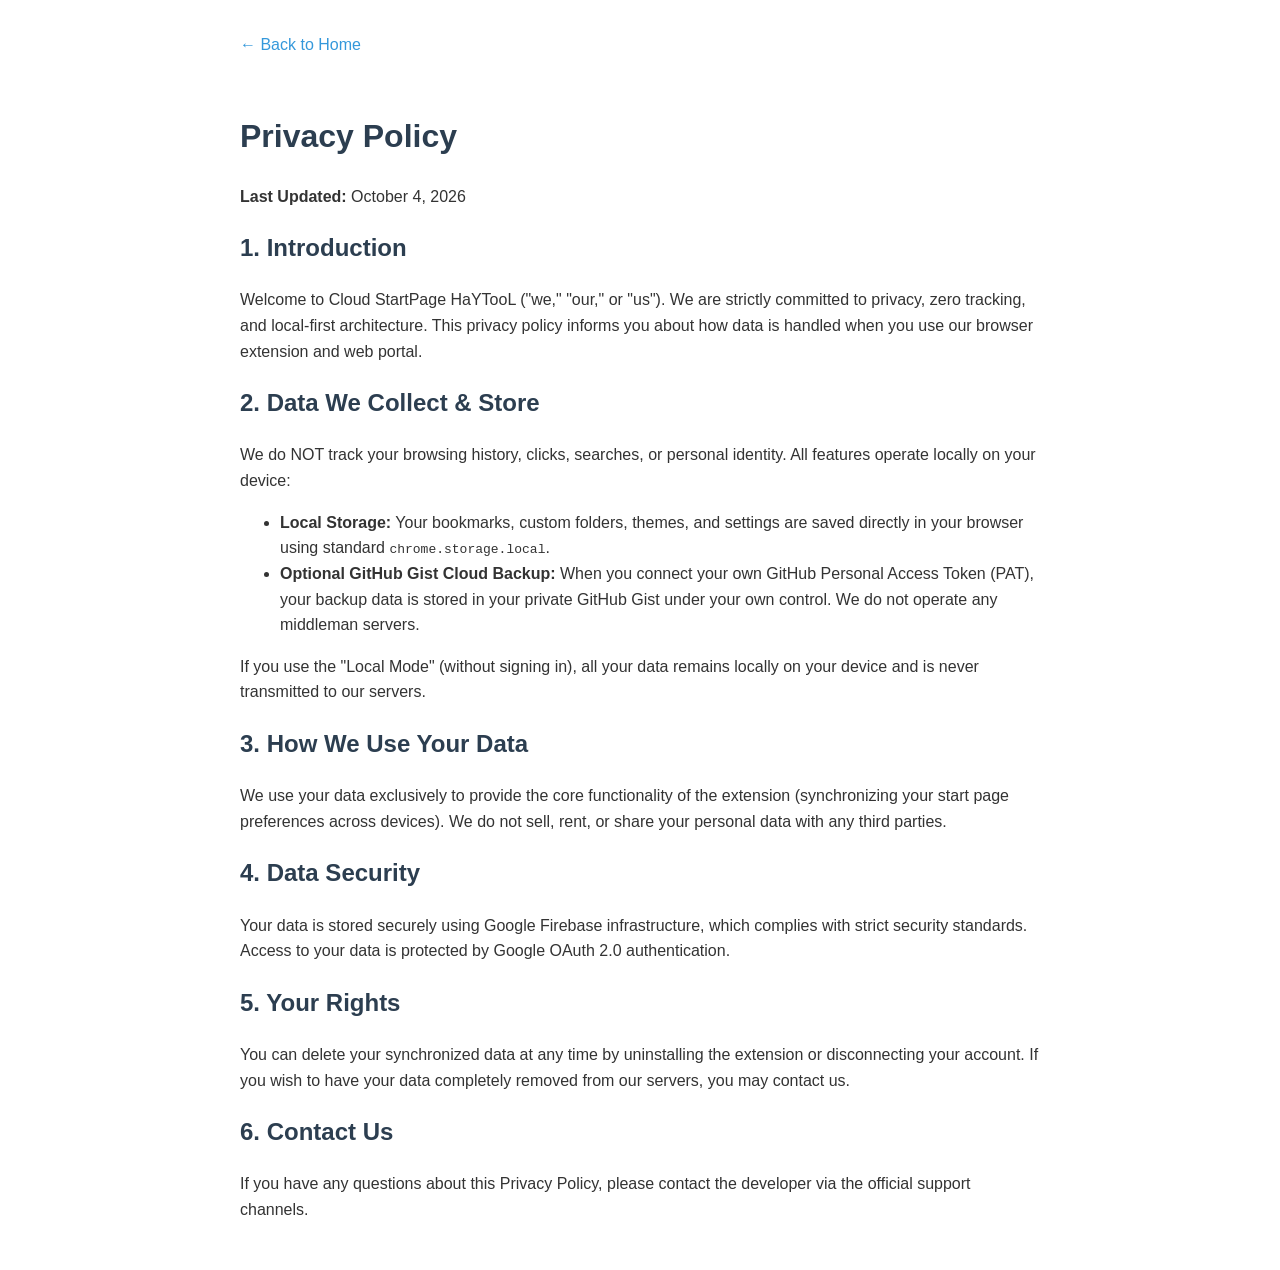
<file: privacy.html>
<!DOCTYPE html>
<html lang="en">
<head>
    <meta charset="UTF-8">
    <meta name="viewport" content="width=device-width, initial-scale=1.0">
    <title>Privacy Policy - HaYTooL Cloud</title>
    <meta name="description" content="HaYTooL Cloud StartPage privacy policy: zero tracking, local-first data storage, and optional encrypted GitHub Gist cloud sync. Learn how your data is handled.">
    <meta name="author" content="HaYToKoRaZ">
    <meta name="robots" content="index, follow">
    <link rel="canonical" href="https://haytokoraz.github.io/HaYTooL-Cloud-StartPage/privacy.html">
    <meta property="og:type" content="website">
    <meta property="og:url" content="https://haytokoraz.github.io/HaYTooL-Cloud-StartPage/privacy.html">
    <meta property="og:title" content="Privacy Policy - HaYTooL Cloud">
    <meta property="og:description" content="HaYTooL Cloud StartPage privacy policy: zero tracking, local-first data storage, and optional encrypted GitHub Gist cloud sync.">
    <meta property="og:image" content="https://haytokoraz.github.io/HaYTooL-Cloud-StartPage/assets/icon128.png">
    <meta property="og:site_name" content="HaYTooL Cloud StartPage">
    <link rel="icon" type="image/x-icon" href="favicon.ico">
    <link rel="shortcut icon" href="favicon.ico">
    <link rel="icon" type="image/png" sizes="32x32" href="assets/icon32.png">
    <link rel="apple-touch-icon" sizes="180x180" href="assets/icon128.png">
    <style>
        body { font-family: -apple-system, BlinkMacSystemFont, "Segoe UI", Roboto, Helvetica, Arial, sans-serif; line-height: 1.6; color: #333; max-width: 800px; margin: 0 auto; padding: 2rem; }
        h1, h2 { color: #2c3e50; }
        a { color: #3498db; text-decoration: none; }
        .back { margin-bottom: 2rem; display: inline-block; }
    </style>
</head>
<body>
    <a href="index.html" class="back">&larr; Back to Home</a>
    
    <h1>Privacy Policy</h1>
    <p><strong>Last Updated:</strong> October 4, 2026</p>

    <h2>1. Introduction</h2>
    <p>Welcome to Cloud StartPage HaYTooL ("we," "our," or "us"). We are strictly committed to privacy, zero tracking, and local-first architecture. This privacy policy informs you about how data is handled when you use our browser extension and web portal.</p>

    <h2>2. Data We Collect & Store</h2>
    <p>We do NOT track your browsing history, clicks, searches, or personal identity. All features operate locally on your device:</p>
    <ul>
        <li><strong>Local Storage:</strong> Your bookmarks, custom folders, themes, and settings are saved directly in your browser using standard <code>chrome.storage.local</code>.</li>
        <li><strong>Optional GitHub Gist Cloud Backup:</strong> When you connect your own GitHub Personal Access Token (PAT), your backup data is stored in your private GitHub Gist under your own control. We do not operate any middleman servers.</li>
    </ul>
    <p>If you use the "Local Mode" (without signing in), all your data remains locally on your device and is never transmitted to our servers.</p>

    <h2>3. How We Use Your Data</h2>
    <p>We use your data exclusively to provide the core functionality of the extension (synchronizing your start page preferences across devices). We do not sell, rent, or share your personal data with any third parties.</p>

    <h2>4. Data Security</h2>
    <p>Your data is stored securely using Google Firebase infrastructure, which complies with strict security standards. Access to your data is protected by Google OAuth 2.0 authentication.</p>

    <h2>5. Your Rights</h2>
    <p>You can delete your synchronized data at any time by uninstalling the extension or disconnecting your account. If you wish to have your data completely removed from our servers, you may contact us.</p>

    <h2>6. Contact Us</h2>
    <p>If you have any questions about this Privacy Policy, please contact the developer via the official support channels.</p>
</body>
</html>
</file>
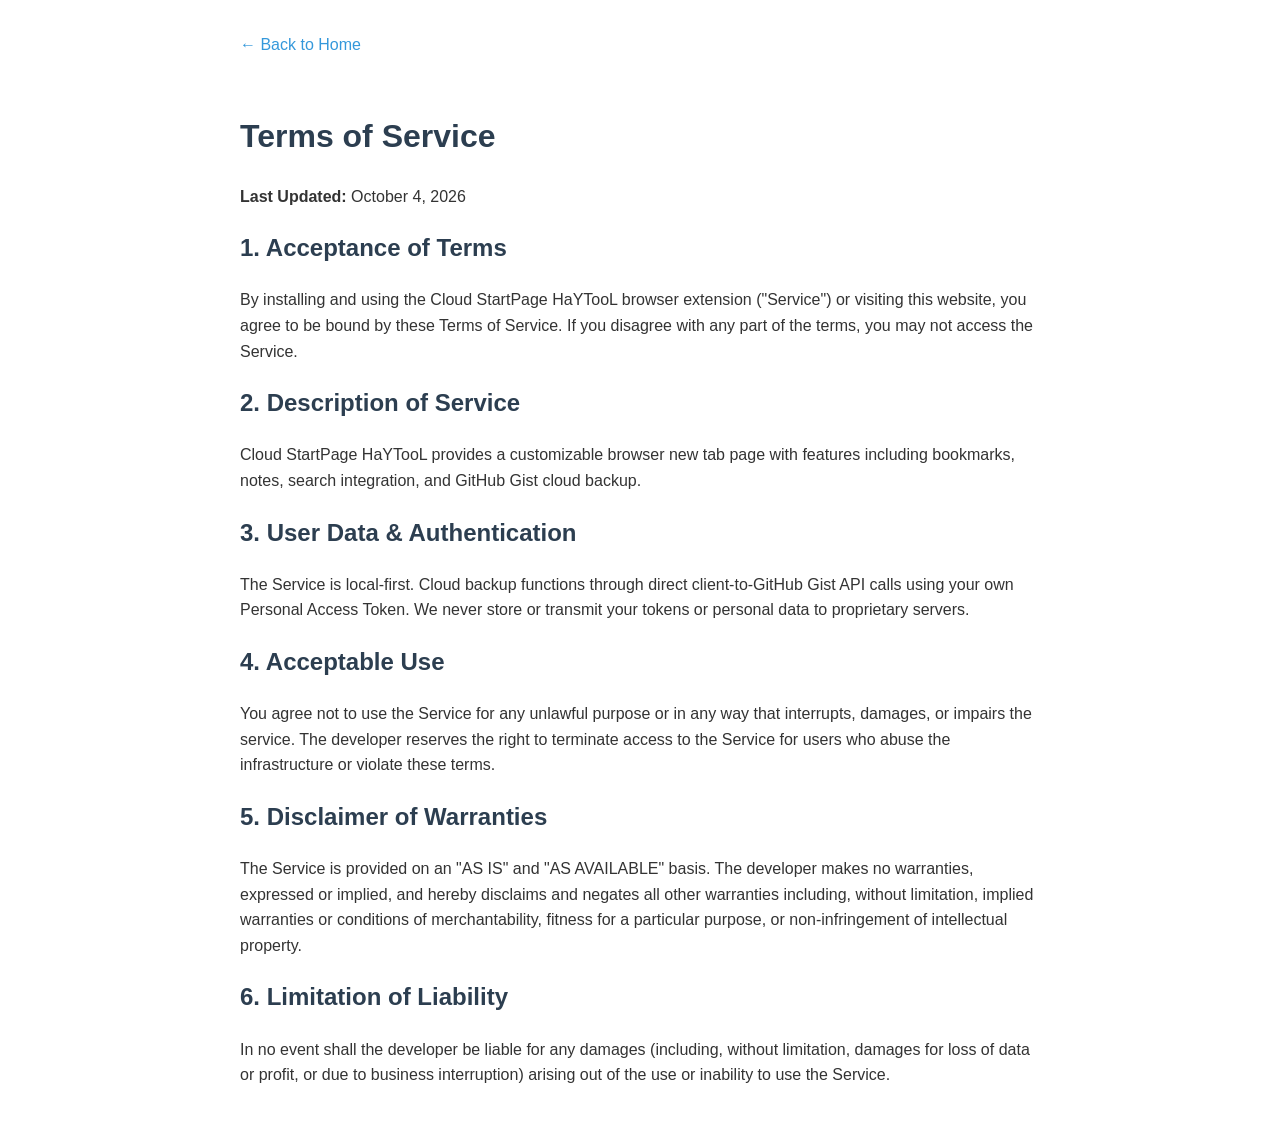
<file: terms.html>
<!DOCTYPE html>
<html lang="en">
<head>
    <meta charset="UTF-8">
    <meta name="viewport" content="width=device-width, initial-scale=1.0">
    <title>Terms of Service - HaYTooL Cloud</title>
    <meta name="description" content="HaYTooL Cloud StartPage terms of service: acceptable use, user accounts, warranty disclaimer and liability for the browser new tab extension.">
    <meta name="author" content="HaYToKoRaZ">
    <meta name="robots" content="index, follow">
    <link rel="canonical" href="https://haytokoraz.github.io/HaYTooL-Cloud-StartPage/terms.html">
    <meta property="og:type" content="website">
    <meta property="og:url" content="https://haytokoraz.github.io/HaYTooL-Cloud-StartPage/terms.html">
    <meta property="og:title" content="Terms of Service - HaYTooL Cloud">
    <meta property="og:description" content="HaYTooL Cloud StartPage terms of service: acceptable use, user accounts, and liability details.">
    <meta property="og:image" content="https://haytokoraz.github.io/HaYTooL-Cloud-StartPage/assets/icon128.png">
    <meta property="og:site_name" content="HaYTooL Cloud StartPage">
    <link rel="icon" type="image/x-icon" href="favicon.ico">
    <link rel="shortcut icon" href="favicon.ico">
    <link rel="icon" type="image/png" sizes="32x32" href="assets/icon32.png">
    <link rel="apple-touch-icon" sizes="180x180" href="assets/icon128.png">
    <style>
        body { font-family: -apple-system, BlinkMacSystemFont, "Segoe UI", Roboto, Helvetica, Arial, sans-serif; line-height: 1.6; color: #333; max-width: 800px; margin: 0 auto; padding: 2rem; }
        h1, h2 { color: #2c3e50; }
        a { color: #3498db; text-decoration: none; }
        .back { margin-bottom: 2rem; display: inline-block; }
    </style>
</head>
<body>
    <a href="index.html" class="back">&larr; Back to Home</a>
    
    <h1>Terms of Service</h1>
    <p><strong>Last Updated:</strong> October 4, 2026</p>

    <h2>1. Acceptance of Terms</h2>
    <p>By installing and using the Cloud StartPage HaYTooL browser extension ("Service") or visiting this website, you agree to be bound by these Terms of Service. If you disagree with any part of the terms, you may not access the Service.</p>

    <h2>2. Description of Service</h2>
    <p>Cloud StartPage HaYTooL provides a customizable browser new tab page with features including bookmarks, notes, search integration, and GitHub Gist cloud backup.</p>

    <h2>3. User Data & Authentication</h2>
    <p>The Service is local-first. Cloud backup functions through direct client-to-GitHub Gist API calls using your own Personal Access Token. We never store or transmit your tokens or personal data to proprietary servers.</p>

    <h2>4. Acceptable Use</h2>
    <p>You agree not to use the Service for any unlawful purpose or in any way that interrupts, damages, or impairs the service. The developer reserves the right to terminate access to the Service for users who abuse the infrastructure or violate these terms.</p>

    <h2>5. Disclaimer of Warranties</h2>
    <p>The Service is provided on an "AS IS" and "AS AVAILABLE" basis. The developer makes no warranties, expressed or implied, and hereby disclaims and negates all other warranties including, without limitation, implied warranties or conditions of merchantability, fitness for a particular purpose, or non-infringement of intellectual property.</p>

    <h2>6. Limitation of Liability</h2>
    <p>In no event shall the developer be liable for any damages (including, without limitation, damages for loss of data or profit, or due to business interruption) arising out of the use or inability to use the Service.</p>
</body>
</html>
</file>
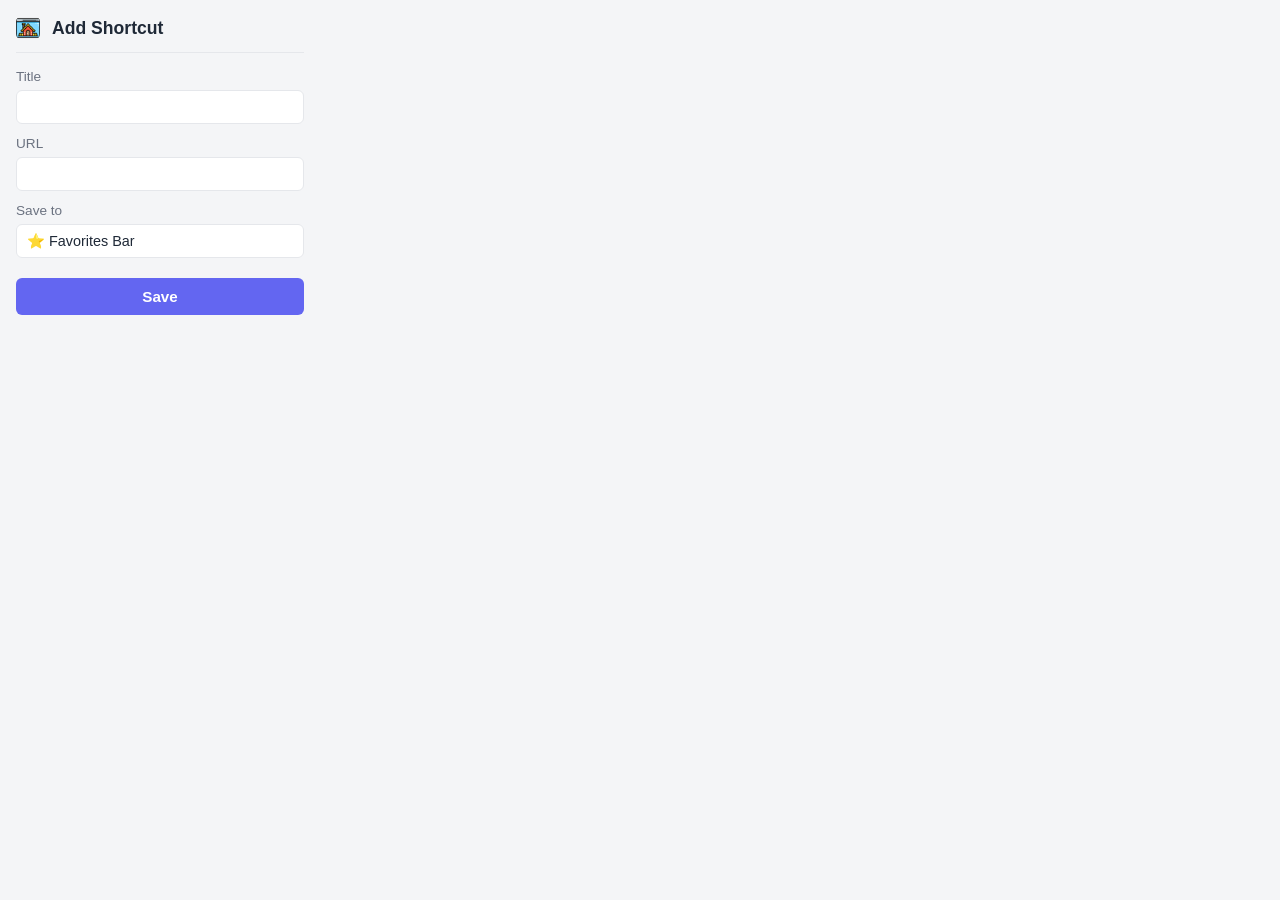
<file: src/pages/popup.html>
<!DOCTYPE html>
<html lang="en">
<head>
  <meta charset="UTF-8">
  <title>Add to HaYTooL StartPage</title>
  <link rel="stylesheet" href="../css/popup.css">
</head>
<body>
  <div class="popup-container">
    <div class="popup-header">
      <img src="../assets/icons/icon32.png" alt="Logo" class="logo">
      <h2 id="titleLabel">Add Shortcut</h2>
    </div>
    
    <div class="popup-body">
      <form id="addForm">
        <div class="form-group">
          <label for="titleInput">Title</label>
          <input type="text" id="titleInput" class="form-input" required>
        </div>
        
        <div class="form-group">
          <label for="urlInput">URL</label>
          <input type="url" id="urlInput" class="form-input" required>
        </div>
        
        <div class="form-group">
          <label for="folderSelect">Save to</label>
          <select id="folderSelect" class="form-input">
            <!-- Populated dynamically -->
            <option value="_favorites">⭐ Favorites Bar</option>
          </select>
        </div>
        
        <button type="submit" class="btn-primary" id="saveBtn">Save</button>
      </form>
      <div id="successMsg" class="success-msg" style="display:none;">
        ✅ Shortcut saved successfully!
      </div>
    </div>
  </div>
  <script src="../js/popup.js" type="module"></script>
</body>
</html>
</file>
<file: src/css/popup.css>
:root {
  --bg-main: #1e1e2e;
  --bg-card: #282a36;
  --text-main: #f8f8f2;
  --text-muted: #6272a4;
  --accent: #bd93f9;
  --accent-hover: #ff79c6;
  --border: #44475a;
}

@media (prefers-color-scheme: light) {
  :root {
    --bg-main: #f4f5f7;
    --bg-card: #ffffff;
    --text-main: #1f2937;
    --text-muted: #6b7280;
    --accent: #6366f1;
    --accent-hover: #4f46e5;
    --border: #e5e7eb;
  }
}

body {
  width: 320px;
  margin: 0;
  padding: 0;
  font-family: 'Segoe UI', Tahoma, Geneva, Verdana, sans-serif;
  background-color: var(--bg-main);
  color: var(--text-main);
}

.popup-container {
  padding: 16px;
  display: flex;
  flex-direction: column;
  gap: 16px;
}

.popup-header {
  display: flex;
  align-items: center;
  gap: 12px;
  border-bottom: 1px solid var(--border);
  padding-bottom: 12px;
}

.popup-header .logo {
  width: 24px;
  height: 24px;
  border-radius: 6px;
}

.popup-header h2 {
  margin: 0;
  font-size: 1.1rem;
  font-weight: 600;
}

.form-group {
  display: flex;
  flex-direction: column;
  gap: 6px;
  margin-bottom: 12px;
}

.form-group label {
  font-size: 0.85rem;
  font-weight: 500;
  color: var(--text-muted);
}

.form-input {
  background: var(--bg-card);
  color: var(--text-main);
  border: 1px solid var(--border);
  padding: 8px 10px;
  border-radius: 6px;
  font-size: 0.9rem;
  outline: none;
  transition: border-color 0.2s;
}

.form-input:focus {
  border-color: var(--accent);
}

select.form-input {
  appearance: none;
  cursor: pointer;
}

.btn-primary {
  width: 100%;
  padding: 10px;
  background: var(--accent);
  color: #fff;
  border: none;
  border-radius: 6px;
  font-size: 0.95rem;
  font-weight: 600;
  cursor: pointer;
  transition: background 0.2s;
  margin-top: 8px;
}

.btn-primary:hover {
  background: var(--accent-hover);
}

.success-msg {
  background: rgba(16, 185, 129, 0.15);
  color: #10b981;
  border: 1px solid rgba(16, 185, 129, 0.3);
  padding: 10px;
  border-radius: 6px;
  text-align: center;
  font-size: 0.9rem;
  font-weight: 500;
  margin-top: 12px;
  animation: fadeIn 0.3s ease;
}

@keyframes fadeIn {
  from { opacity: 0; transform: translateY(-5px); }
  to { opacity: 1; transform: translateY(0); }
}
</file>
